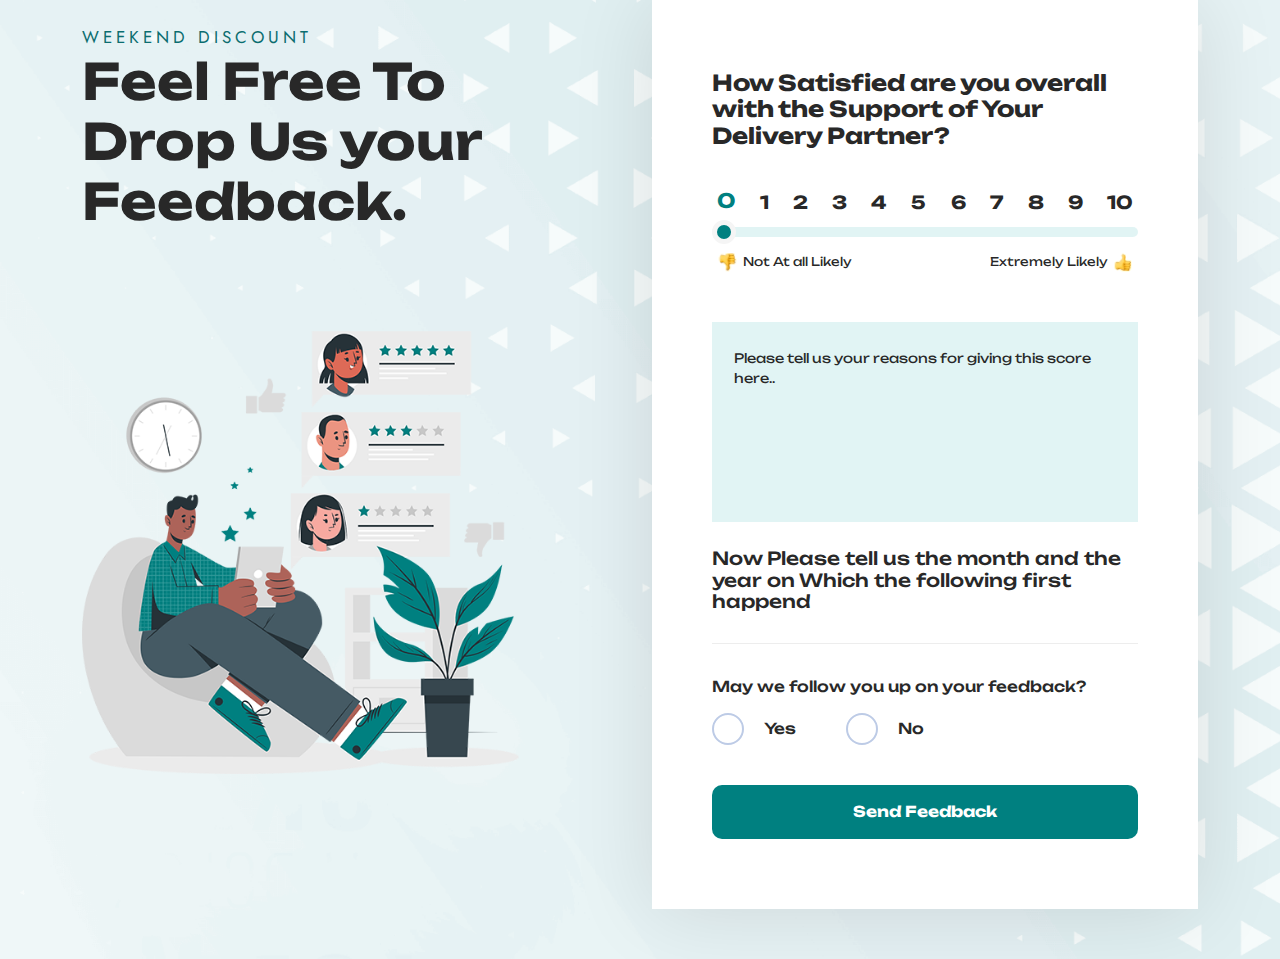
<file: index.html>
<!DOCTYPE html>
<html lang="en">
<head>
    <meta charset="UTF-8">
    <meta http-equiv="X-UA-Compatible" content="IE=edge">
    <meta name="viewport" content="width=device-width, initial-scale=1.0">
    <title>Customer Feedback</title>

    <!-- Bootstrap 5 -->
    <link rel="stylesheet" href="assets/css/bootstrap/bootstrap.min.css">

    <!-- Font Awesome 6 -->
    <link rel="stylesheet" href="https://cdnjs.cloudflare.com/ajax/libs/font-awesome/6.4.0/css/all.min.css">

    <!-- Custom Style -->
    <link rel="stylesheet" href="assets/css/style.css">

    <!-- responsive -->
    <link rel="stylesheet" href="assets/css/responsive.css">

    <!-- animation -->
    <link rel="stylesheet" href="assets/css/animation.css">



    
</head>
<body>
    <main class="overflow-hidden">
       
        <div class="container">
            <div class="wrapper">
                <div class="row">
                    <div class="col-md-6 tab-100 order_c">
                        <article class="mainTxt">
                            <span class="tag">weekend discount</span>
                            <h1>Feel Free To Drop  Us your Feedback.</h1>
                        </article>
                        <div class="sideImg">
                            <img src="assets/images/Online Review-cuate.png" alt="side Img">
                        </div>
                    </div>
                    <div class="col-md-6 rating-reveal tab-100">
                        <div class="productRating">
                            <h2 class="ratingHead">How Satisfied are you overall with the  Support of Your Delivery Partner?</h2>
                            <form method="post" novalidate>
                                <div class="ratingBar">
                                    <div class="rangeNumber">
                                        <span class="number active">0</span>
                                        <span class="number">1</span>
                                        <span class="number">2</span>
                                        <span class="number">3</span>
                                        <span class="number">4</span>
                                        <span class="number">5</span>
                                        <span class="number">6</span>
                                        <span class="number">7</span>
                                        <span class="number">8</span>
                                        <span class="number">9</span>
                                        <span class="number">10</span>
                                    </div>
                                    <input type="range" name="bar" id="bar" min="0" max="10" value="0" step="0.01">
                                    <div class="likeThumb">
                                        <div class="thumbsingle">
                                            <img src="assets/images/thumbDown.png" alt="thumb">
                                            <p>Not At all Likely</p>
                                        </div>
                                        <div class="thumbsingle">
                                            <p>Extremely Likely</p>
                                            <img src="assets/images/thumbUp.png" alt="thumb">
                                        </div>
                                    </div>
                                </div>
                                <textarea name="message" id="maesage" placeholder="Please tell us your reasons for giving this score here.."></textarea>
                                <h3 class="formHead">
                                    Now Please tell us the month and the year on Which the following first happend
                                </h3>
                                <div class="line"></div>
                                <label class="inputLabel">May we follow you up on your feedback?</label>
                                <div class="radio">
                                    <div class="radio-single">
                                        <input type="radio" name="agree" value="Yes">
                                        <label class="inputLabel">Yes</label>
                                    </div>
                                    <div class="radio-single">
                                        <input type="radio" name="agree" value="No">
                                        <label class="inputLabel">No</label>
                                    </div>
                                </div>
                                <button id="sub" class="submit" type="button">Send Feedback</button>
                            </form>
                        </div>
                    </div>
                </div>
            </div>
        </div>

    </main>





    <!-- Bootstrap 5 -->
    <script src="assets/js/bootstrap/bootstrap.min.js"></script>

    <!-- jQuery -->
    <script src="assets/js/jQuery/jquery-3.6.4.min.js"></script>

    <!-- My JS -->
    <script src="assets/js/custom.js"></script>
</body>
</html>
</file>
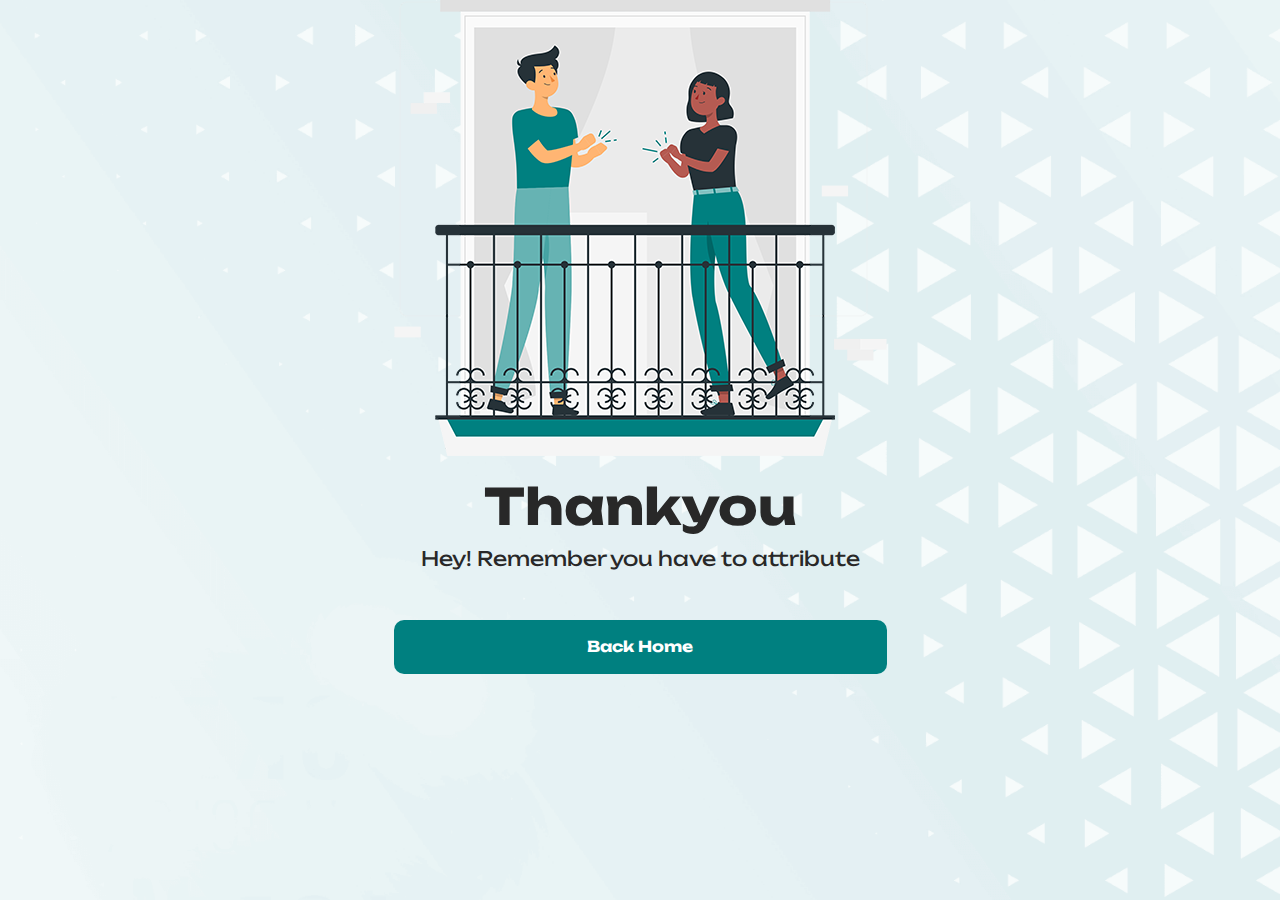
<file: thankyou.html>
<!DOCTYPE html>
<html lang="en">
<head>
    <meta charset="UTF-8">
    <meta http-equiv="X-UA-Compatible" content="IE=edge">
    <meta name="viewport" content="width=device-width, initial-scale=1.0">
    <title>Document</title>

    <!-- Bootstrap 5 -->
    <link rel="stylesheet" href="assets/css/bootstrap/bootstrap.min.css">

    <!-- Font Awesome 6 -->
    <link rel="stylesheet" href="https://cdnjs.cloudflare.com/ajax/libs/font-awesome/6.4.0/css/all.min.css">

    <!-- Custom Style -->
    <link rel="stylesheet" href="assets/css/style.css">

    <!-- responsive -->
    <link rel="stylesheet" href="assets/css/responsive.css">

    <!-- animation -->
    <link rel="stylesheet" href="assets/css/animation.css">



    
</head>
<body>
    <main class="overflow-hidden thankyouPage">
        <div class="logo d-flex justify-content-between align-items-center flex-wrap">


        <div class="container" style="margin-top: -100px;">
            <div class="wrapper">
                <div class="thankyouInner">
                    <img src="assets/images/thankyou/thankyou.png" alt="thankyou">
                    <h2>
                        Thankyou
                    </h2>
                    <p>Hey! Remember you have to attribute</p>
                    
                    <a href="index.html"><button class="submit">Back Home</button></a>
                    
                </div>
            </div>
            
        </div>

    </main>



    
</div>

    <!-- Bootstrap 5 -->
    <script src="assets/js/bootstrap/bootstrap.min.js"></script>

    <!-- jQuery -->
    <script src="assets/js/jQuery/jquery-3.6.4.min.js"></script>

    <!-- My JS -->
    <script src="assets/js/custom.js"></script>
</body>
</html>
</file>
<file: assets/css/style.css>
@import url('https://fonts.googleapis.com/css2?family=Jost:ital,wght@0,100;0,200;0,300;0,400;0,500;0,600;0,700;0,800;0,900;1,100;1,200;1,300;1,400;1,500;1,600;1,700;1,800;1,900&family=Unbounded:wght@200;300;400;500;600;700;800;900&display=swap');

:root
{
    --primary-color: rgb(0, 128, 128);
    --secondary-color: rgb(225, 244, 244);

}

body
{
    font-family: "Unbounded";
    width: 100%;
    height: auto;
}
main
{
    background-image: url(../images/bg.png);
    background-size: cover;
    background-color: rgb(242, 249, 249);
    width: 100%;
    min-height: 100vh;
    padding-bottom: 50px;
      
}
.logo
{
    width: auto;
    padding: 65px 90px 40px 90px;
}
.mainTxt
{
    width: 90%;
    margin-top: 25px;
}
.mainTxt .tag
{
    font-size: 17px;
    font-family: "Jost";
    color: rgb(11, 109, 111);
    text-transform: uppercase;
    font-weight: 400;
    letter-spacing: 4px;
      
}
.mainTxt h1
{
    font-size: 50px;
    color: rgb(40, 40, 40);
    font-weight: bold;
}
.sideImg
{
    margin-top: 100px;
    width: 100%;
}
.sideImg img
{
    width: 80%;
    height: 100%;
    object-fit: cover;
}
.productRating
{
    background-color: rgb(255, 255, 255);
    box-shadow: 0px 3px 79px 0px rgba(0, 0, 0, 0.11);
    width: 100%;
    min-height: 300px;  
    padding: 70px 60px;
}
.ratingHead
{
    font-size: 22px;
    color: rgb(40, 40, 40);
    font-weight: bold;
    margin-bottom: 40px;
}
form
{
    width: 100%;
    height: auto;

}

/* rating bar */
.ratingBar
{
    width: 100%;
    height: auto;
    position: relative;
    margin-bottom: 50px;
}
.rangeNumber
{
    display: flex;
    justify-content: space-between;
    padding: 0 5px;
    height: 30px;
}
.rangeNumber span
{
    font-size: 18px;
    color: rgb(40, 40, 40);
    font-weight: bold;  
    transition: 0.5s;
}
.rangeNumber span.active
{
    color: var(--primary-color);
    font-size: 20px;
    transform: translateY(-3px);
}

.ratingBar input
{
    -webkit-appearance: none;
    width: 100%;
    background-color: var(--secondary-color);
    height: 10px;
    border-radius: 100px;
    margin-bottom: 15px;
    background: linear-gradient(to right, var(--primary-color) 0%, var(--primary-color) 0%, var(--secondary-color) 0%, var(--secondary-color) 100%);

}

/* styling range thumb */
.ratingBar input::-webkit-slider-thumb
{
    -webkit-appearance: none;
    border: 5px solid rgb(245, 245, 245);
    height: 24px;
    width: 24px;
    border-radius: 50px;
    background: var(--primary-color);
    cursor: pointer;
}
.ratingBar input::-moz-range-thumb
{
    border: 5px solid rgb(245, 245, 245);
    height: 24px;
    width: 24px;
    border-radius: 50px;
    background: var(--primary-color);
    cursor: pointer;
}
.ratingBar input::-ms-thumb
{
    border: 5px solid rgb(245, 245, 245);
    height: 24px;
    width: 24px;
    border-radius: 50px;
    background: var(--primary-color);
    cursor: pointer;
}
.likeThumb
{
    display: flex;
    justify-content: space-between;
    align-items: center;
}
.thumbsingle
{
    display: flex;
    align-items: center;
}
.thumbsingle img
{
    margin: 0 6px;
}
.thumbsingle p
{
    font-size: 12px;
    color: rgb(40, 40, 40);
    margin-bottom: 0;
}
  



form textarea
{
    background-color: var(--secondary-color);
    width: 100%;
    height: 200px;
    resize: none;
    border: solid 2px transparent;
    padding: 25px 20px;
    transition: 0.5s;
    margin-bottom: 20px;
}
:focus
{
    outline: none;
    border-color: var(--primary-color);
}
::placeholder
{
    font-size: 13px;
    color: rgb(40, 40, 40);
}
.formHead
{
    font-size: 18px;
    color: rgb(40, 40, 40);
    font-weight: 500;
    margin-bottom: 30px;
}
.line
{
    background-color: rgb(237, 237, 237);
    height: 1px; 
    width: 100%;
    margin: 30px 0;
}

.inputLabel
{
    font-size: 15px;
    color: rgb(41, 41, 41);
    font-weight: 500;
}
.radio
{
    display: flex;
    align-items: center;
    margin-top: 15px;
}
.radio-single
{
    display: flex;
    align-items: center;
    margin-right: 50px;
}
.radio-single input
{
    -webkit-appearance: none;
    border: solid 2px rgb(189, 203, 230);
    border-radius: 50%;
    background-color: rgb(255, 255, 255);
    width: 32px;
    height: 32px;
    position: relative;
    margin-right: 20px;
    cursor: pointer;
}
.radio-single input::before
{
    content: "";
    position: absolute;
    top: 50%;
    left: 50%;
    transform: translate(-50%, -50%);
    border-radius: 50%;
    background-color: rgb(60, 112, 255);
    width: 18px;
    height: 18px;
    display: none;
}
.radio-single input:checked:before
{
    display: block;
}
.submit
{
    border-radius: 10px;
    background-color: var(--primary-color);
    height: 54px;   
    width: 100%;
    font-size: 15px;
    color: rgb(255, 255, 255);
    font-weight: bold;    
    text-transform: capitalize;
    margin-top: 40px;
    border: 0;
    position: relative;
    overflow: hidden;
}
.submit::before, .submit::after
{
    content: "";
    position: absolute;
    right: 100%;
    top: 0;
    background-color: rgba(255, 255, 255,0.5);
    width: 100%;
    height: 100%;
    clip-path: polygon(50% 0, 100% 0, 50% 100%, 0% 100%);
    transition: 0.4s;
    z-index: 0;


}
.submit:hover::before,.submit:hover::after
{
    right: -100%;
}
.submit::after
{
    transition-delay: 0.2s;


}
.thankyouPage .logo
{
    padding-bottom: 65px;
}




.thankyouInner
{
    width: 100%;
    height: 100%;
    display: grid;
    align-content: center;
    justify-content: center;
    text-align: center;
}
.socialIcons img
{
    width: auto;
    margin: 0 5px;
}
.thankyouInner h2
{
    font-size: 50px;
    color: rgb(40, 40, 40);
    font-weight: bold;
    margin-top: 20px;
      
}
.thankyouInner p
{
    font-size: 20px;
    color: rgb(40, 40, 40);   
}
.thankyouInner .submit
{
    margin-top: 30px;
}
</file>
<file: assets/css/responsive.css>
/* large screens */
@media (min-width: 1600px)
{

}


@media (max-width: 1500px)
{

}


/* Desktops/Laptops */
@media (max-width: 1200px)
{
    .mainTxt .tag
    {
        font-size: 14px;
    }
    .mainTxt h1
    {
        font-size: 35px;
        width: 100%;
    }
    .productRating
    {
        padding: 35px 30px;
    }
    .ratingHead
    {
        font-size: 18px;
    }
    .rangeNumber span
    {
        font-size: 16px;
    }
    .rangeNumber span.active
    {
        font-size: 18px;
    }
    .formHead
    {
        font-size: 15px;
    }
}

/* Laptops */
@media (max-width: 1024px)
{

}

/* Tablets */
@media (max-width: 768px)
{
    .logo
    {
        padding: 40px 20px;
    }
    .tab-100
    {
        width: 100%;
    }
    .order_c
    {
        order: 2;
    }
}

/* mobile */
@media (max-width: 480px)
{
    .productRating
    {
        padding: 25px 20px;
    }
    .ratingHead
    {
        font-size: 15px;
    }
    .rangeNumber span
    {
        font-size: 13px;
    }
    .rangeNumber span.active
    {
        font-size: 15px;
    }
    .thumbsingle p
    {
        font-size: 10px;
    }
    .formHead
    {
        font-size: 12px;
    }
    .inputLabel
    {
        font-size: 10px;
    }
    .radio-single input
    {
        width: 20px;
        height: 20px;
        margin-right: 10px;
    }
    .radio-single input::before
    {
        width: 10px;
        height: 10px;
    }
    .mainTxt h1
    {
        font-size: 20px;
    }


    .thankyouInner img
    {
        width: 100%;
    }
    .thankyouInner h2
    {
        font-size: 30px;
    }
    .thankyouInner p
    {
        font-size: 15px;
    }


}
</file>
<file: assets/css/animation.css>
.shake img
{
    animation: shake 0.5s forwards ease-in-out;
}
@keyframes shake {
    0%
    {
        transform: rotate(-15deg);
    }
    25%
    {
        transform: rotate(15deg);
    }
    50%
    {
        transform: rotate(-15deg);
    }
    75%
    {
        transform: rotate(15deg);
    }
    100%
    {
        transform: rotate(0deg);
    }
}


.rating-reveal
{
    animation: reveal 1.5s forwards ease;
}
@keyframes reveal
{
    from
    {
        clip-path: circle(0 at 0 0);
    }
    to
    {
        clip-path: circle(141.4% at 0 0);
    }
}
</file>
